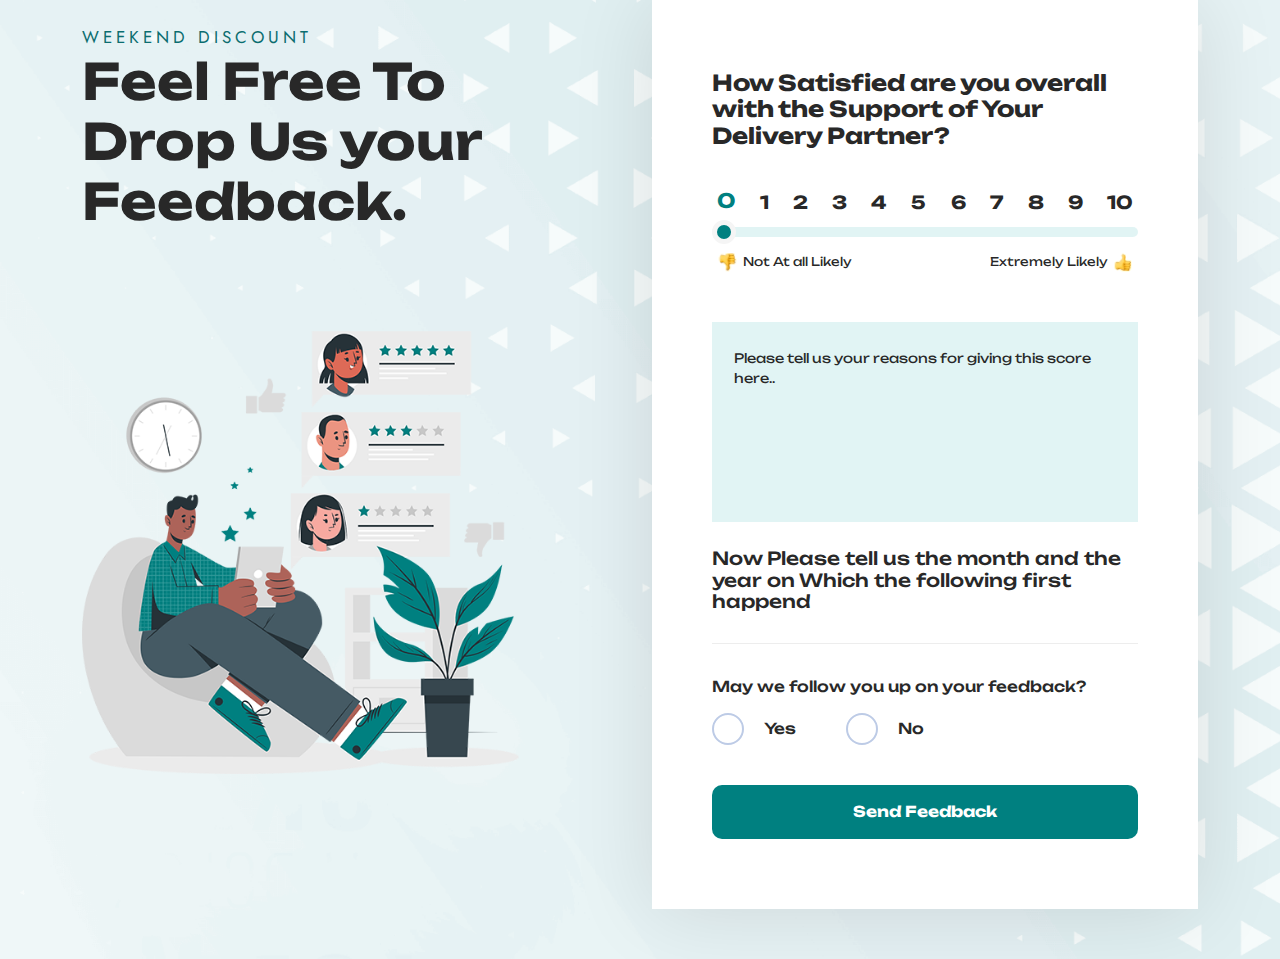
<file: index.html>
<!DOCTYPE html>
<html lang="en">
<head>
    <meta charset="UTF-8">
    <meta http-equiv="X-UA-Compatible" content="IE=edge">
    <meta name="viewport" content="width=device-width, initial-scale=1.0">
    <title>Customer Feedback</title>

    <!-- Bootstrap 5 -->
    <link rel="stylesheet" href="assets/css/bootstrap/bootstrap.min.css">

    <!-- Font Awesome 6 -->
    <link rel="stylesheet" href="https://cdnjs.cloudflare.com/ajax/libs/font-awesome/6.4.0/css/all.min.css">

    <!-- Custom Style -->
    <link rel="stylesheet" href="assets/css/style.css">

    <!-- responsive -->
    <link rel="stylesheet" href="assets/css/responsive.css">

    <!-- animation -->
    <link rel="stylesheet" href="assets/css/animation.css">



    
</head>
<body>
    <main class="overflow-hidden">
       
        <div class="container">
            <div class="wrapper">
                <div class="row">
                    <div class="col-md-6 tab-100 order_c">
                        <article class="mainTxt">
                            <span class="tag">weekend discount</span>
                            <h1>Feel Free To Drop  Us your Feedback.</h1>
                        </article>
                        <div class="sideImg">
                            <img src="assets/images/Online Review-cuate.png" alt="side Img">
                        </div>
                    </div>
                    <div class="col-md-6 rating-reveal tab-100">
                        <div class="productRating">
                            <h2 class="ratingHead">How Satisfied are you overall with the  Support of Your Delivery Partner?</h2>
                            <form method="post" novalidate>
                                <div class="ratingBar">
                                    <div class="rangeNumber">
                                        <span class="number active">0</span>
                                        <span class="number">1</span>
                                        <span class="number">2</span>
                                        <span class="number">3</span>
                                        <span class="number">4</span>
                                        <span class="number">5</span>
                                        <span class="number">6</span>
                                        <span class="number">7</span>
                                        <span class="number">8</span>
                                        <span class="number">9</span>
                                        <span class="number">10</span>
                                    </div>
                                    <input type="range" name="bar" id="bar" min="0" max="10" value="0" step="0.01">
                                    <div class="likeThumb">
                                        <div class="thumbsingle">
                                            <img src="assets/images/thumbDown.png" alt="thumb">
                                            <p>Not At all Likely</p>
                                        </div>
                                        <div class="thumbsingle">
                                            <p>Extremely Likely</p>
                                            <img src="assets/images/thumbUp.png" alt="thumb">
                                        </div>
                                    </div>
                                </div>
                                <textarea name="message" id="maesage" placeholder="Please tell us your reasons for giving this score here.."></textarea>
                                <h3 class="formHead">
                                    Now Please tell us the month and the year on Which the following first happend
                                </h3>
                                <div class="line"></div>
                                <label class="inputLabel">May we follow you up on your feedback?</label>
                                <div class="radio">
                                    <div class="radio-single">
                                        <input type="radio" name="agree" value="Yes">
                                        <label class="inputLabel">Yes</label>
                                    </div>
                                    <div class="radio-single">
                                        <input type="radio" name="agree" value="No">
                                        <label class="inputLabel">No</label>
                                    </div>
                                </div>
                                <button id="sub" class="submit" type="button">Send Feedback</button>
                            </form>
                        </div>
                    </div>
                </div>
            </div>
        </div>

    </main>





    <!-- Bootstrap 5 -->
    <script src="assets/js/bootstrap/bootstrap.min.js"></script>

    <!-- jQuery -->
    <script src="assets/js/jQuery/jquery-3.6.4.min.js"></script>

    <!-- My JS -->
    <script src="assets/js/custom.js"></script>
</body>
</html>
</file>
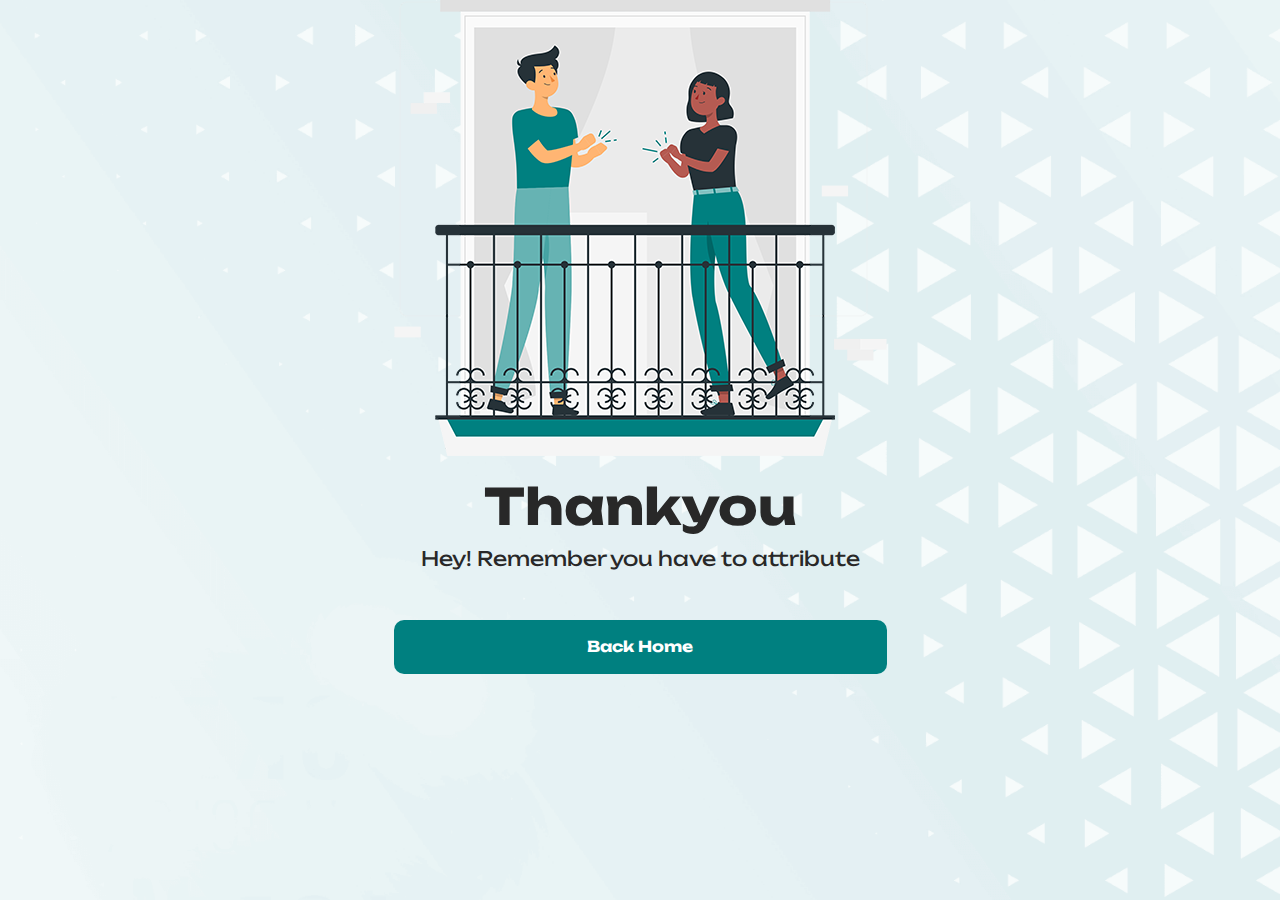
<file: thankyou.html>
<!DOCTYPE html>
<html lang="en">
<head>
    <meta charset="UTF-8">
    <meta http-equiv="X-UA-Compatible" content="IE=edge">
    <meta name="viewport" content="width=device-width, initial-scale=1.0">
    <title>Document</title>

    <!-- Bootstrap 5 -->
    <link rel="stylesheet" href="assets/css/bootstrap/bootstrap.min.css">

    <!-- Font Awesome 6 -->
    <link rel="stylesheet" href="https://cdnjs.cloudflare.com/ajax/libs/font-awesome/6.4.0/css/all.min.css">

    <!-- Custom Style -->
    <link rel="stylesheet" href="assets/css/style.css">

    <!-- responsive -->
    <link rel="stylesheet" href="assets/css/responsive.css">

    <!-- animation -->
    <link rel="stylesheet" href="assets/css/animation.css">



    
</head>
<body>
    <main class="overflow-hidden thankyouPage">
        <div class="logo d-flex justify-content-between align-items-center flex-wrap">


        <div class="container" style="margin-top: -100px;">
            <div class="wrapper">
                <div class="thankyouInner">
                    <img src="assets/images/thankyou/thankyou.png" alt="thankyou">
                    <h2>
                        Thankyou
                    </h2>
                    <p>Hey! Remember you have to attribute</p>
                    
                    <a href="index.html"><button class="submit">Back Home</button></a>
                    
                </div>
            </div>
            
        </div>

    </main>



    
</div>

    <!-- Bootstrap 5 -->
    <script src="assets/js/bootstrap/bootstrap.min.js"></script>

    <!-- jQuery -->
    <script src="assets/js/jQuery/jquery-3.6.4.min.js"></script>

    <!-- My JS -->
    <script src="assets/js/custom.js"></script>
</body>
</html>
</file>
<file: assets/css/style.css>
@import url('https://fonts.googleapis.com/css2?family=Jost:ital,wght@0,100;0,200;0,300;0,400;0,500;0,600;0,700;0,800;0,900;1,100;1,200;1,300;1,400;1,500;1,600;1,700;1,800;1,900&family=Unbounded:wght@200;300;400;500;600;700;800;900&display=swap');

:root
{
    --primary-color: rgb(0, 128, 128);
    --secondary-color: rgb(225, 244, 244);

}

body
{
    font-family: "Unbounded";
    width: 100%;
    height: auto;
}
main
{
    background-image: url(../images/bg.png);
    background-size: cover;
    background-color: rgb(242, 249, 249);
    width: 100%;
    min-height: 100vh;
    padding-bottom: 50px;
      
}
.logo
{
    width: auto;
    padding: 65px 90px 40px 90px;
}
.mainTxt
{
    width: 90%;
    margin-top: 25px;
}
.mainTxt .tag
{
    font-size: 17px;
    font-family: "Jost";
    color: rgb(11, 109, 111);
    text-transform: uppercase;
    font-weight: 400;
    letter-spacing: 4px;
      
}
.mainTxt h1
{
    font-size: 50px;
    color: rgb(40, 40, 40);
    font-weight: bold;
}
.sideImg
{
    margin-top: 100px;
    width: 100%;
}
.sideImg img
{
    width: 80%;
    height: 100%;
    object-fit: cover;
}
.productRating
{
    background-color: rgb(255, 255, 255);
    box-shadow: 0px 3px 79px 0px rgba(0, 0, 0, 0.11);
    width: 100%;
    min-height: 300px;  
    padding: 70px 60px;
}
.ratingHead
{
    font-size: 22px;
    color: rgb(40, 40, 40);
    font-weight: bold;
    margin-bottom: 40px;
}
form
{
    width: 100%;
    height: auto;

}

/* rating bar */
.ratingBar
{
    width: 100%;
    height: auto;
    position: relative;
    margin-bottom: 50px;
}
.rangeNumber
{
    display: flex;
    justify-content: space-between;
    padding: 0 5px;
    height: 30px;
}
.rangeNumber span
{
    font-size: 18px;
    color: rgb(40, 40, 40);
    font-weight: bold;  
    transition: 0.5s;
}
.rangeNumber span.active
{
    color: var(--primary-color);
    font-size: 20px;
    transform: translateY(-3px);
}

.ratingBar input
{
    -webkit-appearance: none;
    width: 100%;
    background-color: var(--secondary-color);
    height: 10px;
    border-radius: 100px;
    margin-bottom: 15px;
    background: linear-gradient(to right, var(--primary-color) 0%, var(--primary-color) 0%, var(--secondary-color) 0%, var(--secondary-color) 100%);

}

/* styling range thumb */
.ratingBar input::-webkit-slider-thumb
{
    -webkit-appearance: none;
    border: 5px solid rgb(245, 245, 245);
    height: 24px;
    width: 24px;
    border-radius: 50px;
    background: var(--primary-color);
    cursor: pointer;
}
.ratingBar input::-moz-range-thumb
{
    border: 5px solid rgb(245, 245, 245);
    height: 24px;
    width: 24px;
    border-radius: 50px;
    background: var(--primary-color);
    cursor: pointer;
}
.ratingBar input::-ms-thumb
{
    border: 5px solid rgb(245, 245, 245);
    height: 24px;
    width: 24px;
    border-radius: 50px;
    background: var(--primary-color);
    cursor: pointer;
}
.likeThumb
{
    display: flex;
    justify-content: space-between;
    align-items: center;
}
.thumbsingle
{
    display: flex;
    align-items: center;
}
.thumbsingle img
{
    margin: 0 6px;
}
.thumbsingle p
{
    font-size: 12px;
    color: rgb(40, 40, 40);
    margin-bottom: 0;
}
  



form textarea
{
    background-color: var(--secondary-color);
    width: 100%;
    height: 200px;
    resize: none;
    border: solid 2px transparent;
    padding: 25px 20px;
    transition: 0.5s;
    margin-bottom: 20px;
}
:focus
{
    outline: none;
    border-color: var(--primary-color);
}
::placeholder
{
    font-size: 13px;
    color: rgb(40, 40, 40);
}
.formHead
{
    font-size: 18px;
    color: rgb(40, 40, 40);
    font-weight: 500;
    margin-bottom: 30px;
}
.line
{
    background-color: rgb(237, 237, 237);
    height: 1px; 
    width: 100%;
    margin: 30px 0;
}

.inputLabel
{
    font-size: 15px;
    color: rgb(41, 41, 41);
    font-weight: 500;
}
.radio
{
    display: flex;
    align-items: center;
    margin-top: 15px;
}
.radio-single
{
    display: flex;
    align-items: center;
    margin-right: 50px;
}
.radio-single input
{
    -webkit-appearance: none;
    border: solid 2px rgb(189, 203, 230);
    border-radius: 50%;
    background-color: rgb(255, 255, 255);
    width: 32px;
    height: 32px;
    position: relative;
    margin-right: 20px;
    cursor: pointer;
}
.radio-single input::before
{
    content: "";
    position: absolute;
    top: 50%;
    left: 50%;
    transform: translate(-50%, -50%);
    border-radius: 50%;
    background-color: rgb(60, 112, 255);
    width: 18px;
    height: 18px;
    display: none;
}
.radio-single input:checked:before
{
    display: block;
}
.submit
{
    border-radius: 10px;
    background-color: var(--primary-color);
    height: 54px;   
    width: 100%;
    font-size: 15px;
    color: rgb(255, 255, 255);
    font-weight: bold;    
    text-transform: capitalize;
    margin-top: 40px;
    border: 0;
    position: relative;
    overflow: hidden;
}
.submit::before, .submit::after
{
    content: "";
    position: absolute;
    right: 100%;
    top: 0;
    background-color: rgba(255, 255, 255,0.5);
    width: 100%;
    height: 100%;
    clip-path: polygon(50% 0, 100% 0, 50% 100%, 0% 100%);
    transition: 0.4s;
    z-index: 0;


}
.submit:hover::before,.submit:hover::after
{
    right: -100%;
}
.submit::after
{
    transition-delay: 0.2s;


}
.thankyouPage .logo
{
    padding-bottom: 65px;
}




.thankyouInner
{
    width: 100%;
    height: 100%;
    display: grid;
    align-content: center;
    justify-content: center;
    text-align: center;
}
.socialIcons img
{
    width: auto;
    margin: 0 5px;
}
.thankyouInner h2
{
    font-size: 50px;
    color: rgb(40, 40, 40);
    font-weight: bold;
    margin-top: 20px;
      
}
.thankyouInner p
{
    font-size: 20px;
    color: rgb(40, 40, 40);   
}
.thankyouInner .submit
{
    margin-top: 30px;
}
</file>
<file: assets/css/responsive.css>
/* large screens */
@media (min-width: 1600px)
{

}


@media (max-width: 1500px)
{

}


/* Desktops/Laptops */
@media (max-width: 1200px)
{
    .mainTxt .tag
    {
        font-size: 14px;
    }
    .mainTxt h1
    {
        font-size: 35px;
        width: 100%;
    }
    .productRating
    {
        padding: 35px 30px;
    }
    .ratingHead
    {
        font-size: 18px;
    }
    .rangeNumber span
    {
        font-size: 16px;
    }
    .rangeNumber span.active
    {
        font-size: 18px;
    }
    .formHead
    {
        font-size: 15px;
    }
}

/* Laptops */
@media (max-width: 1024px)
{

}

/* Tablets */
@media (max-width: 768px)
{
    .logo
    {
        padding: 40px 20px;
    }
    .tab-100
    {
        width: 100%;
    }
    .order_c
    {
        order: 2;
    }
}

/* mobile */
@media (max-width: 480px)
{
    .productRating
    {
        padding: 25px 20px;
    }
    .ratingHead
    {
        font-size: 15px;
    }
    .rangeNumber span
    {
        font-size: 13px;
    }
    .rangeNumber span.active
    {
        font-size: 15px;
    }
    .thumbsingle p
    {
        font-size: 10px;
    }
    .formHead
    {
        font-size: 12px;
    }
    .inputLabel
    {
        font-size: 10px;
    }
    .radio-single input
    {
        width: 20px;
        height: 20px;
        margin-right: 10px;
    }
    .radio-single input::before
    {
        width: 10px;
        height: 10px;
    }
    .mainTxt h1
    {
        font-size: 20px;
    }


    .thankyouInner img
    {
        width: 100%;
    }
    .thankyouInner h2
    {
        font-size: 30px;
    }
    .thankyouInner p
    {
        font-size: 15px;
    }


}
</file>
<file: assets/css/animation.css>
.shake img
{
    animation: shake 0.5s forwards ease-in-out;
}
@keyframes shake {
    0%
    {
        transform: rotate(-15deg);
    }
    25%
    {
        transform: rotate(15deg);
    }
    50%
    {
        transform: rotate(-15deg);
    }
    75%
    {
        transform: rotate(15deg);
    }
    100%
    {
        transform: rotate(0deg);
    }
}


.rating-reveal
{
    animation: reveal 1.5s forwards ease;
}
@keyframes reveal
{
    from
    {
        clip-path: circle(0 at 0 0);
    }
    to
    {
        clip-path: circle(141.4% at 0 0);
    }
}
</file>
